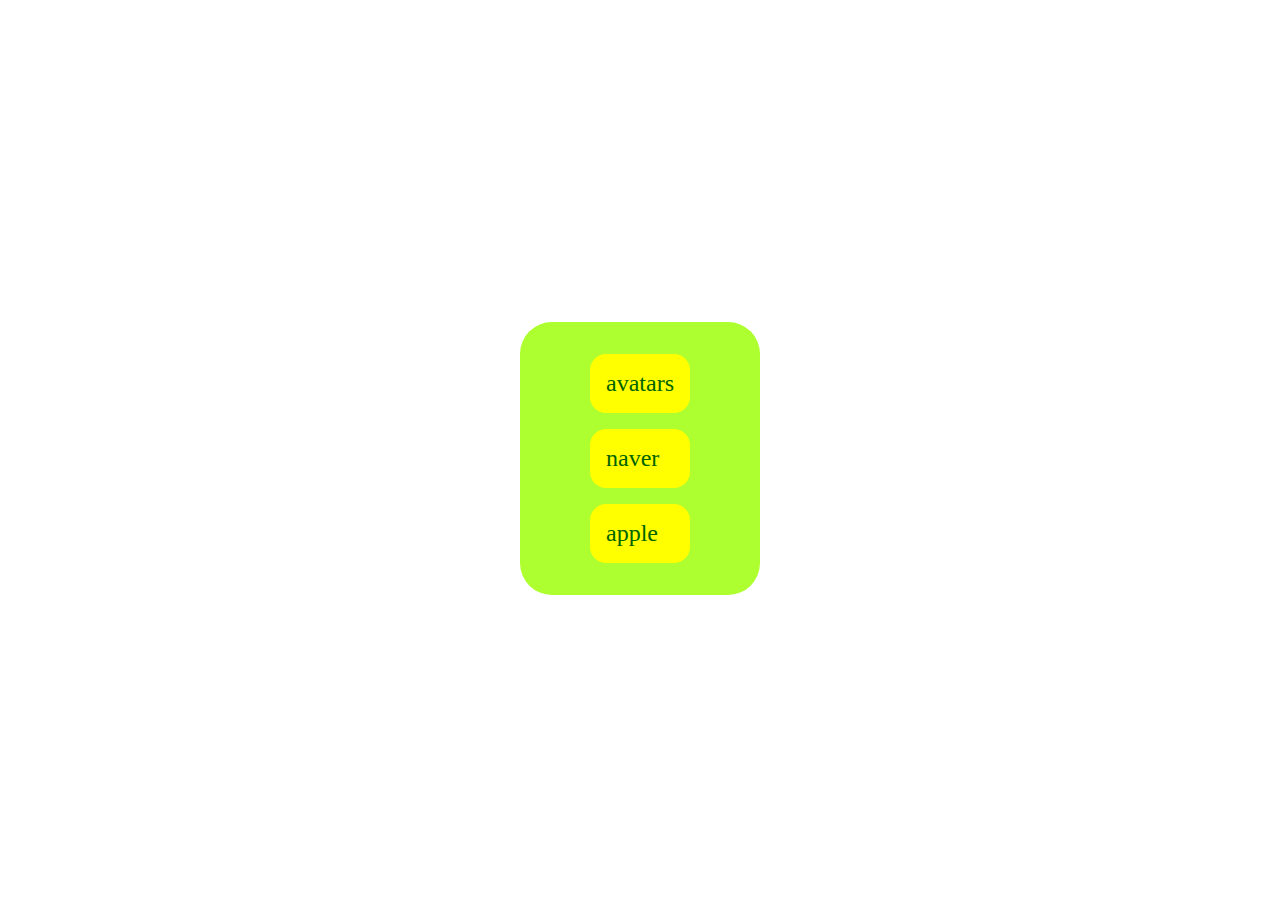
<file: index.html>
<!DOCTYPE html>
<html lang="ko">
  <head>
    <meta charset="UTF-8" />
    <meta name="viewport" content="width=device-width, initial-scale=1.0" />
    <link rel="stylesheet" href="./style.css" />
    <title>멋쟁이 사자처럼 Homework</title>
  </head>
  <body>
    <main class="main-container">
      <ul class="page-list">
        <li class="page-list-item">
          <a href="./avatars/avatars.html">avatars</a>
        </li>
        <li class="page-list-item"><a href="./naver/naver.html">naver</a></li>
        <li class="page-list-item"><a href="./apple/apple.html">apple</a></li>
      </ul>
    </main>
  </body>
</html>
</file>
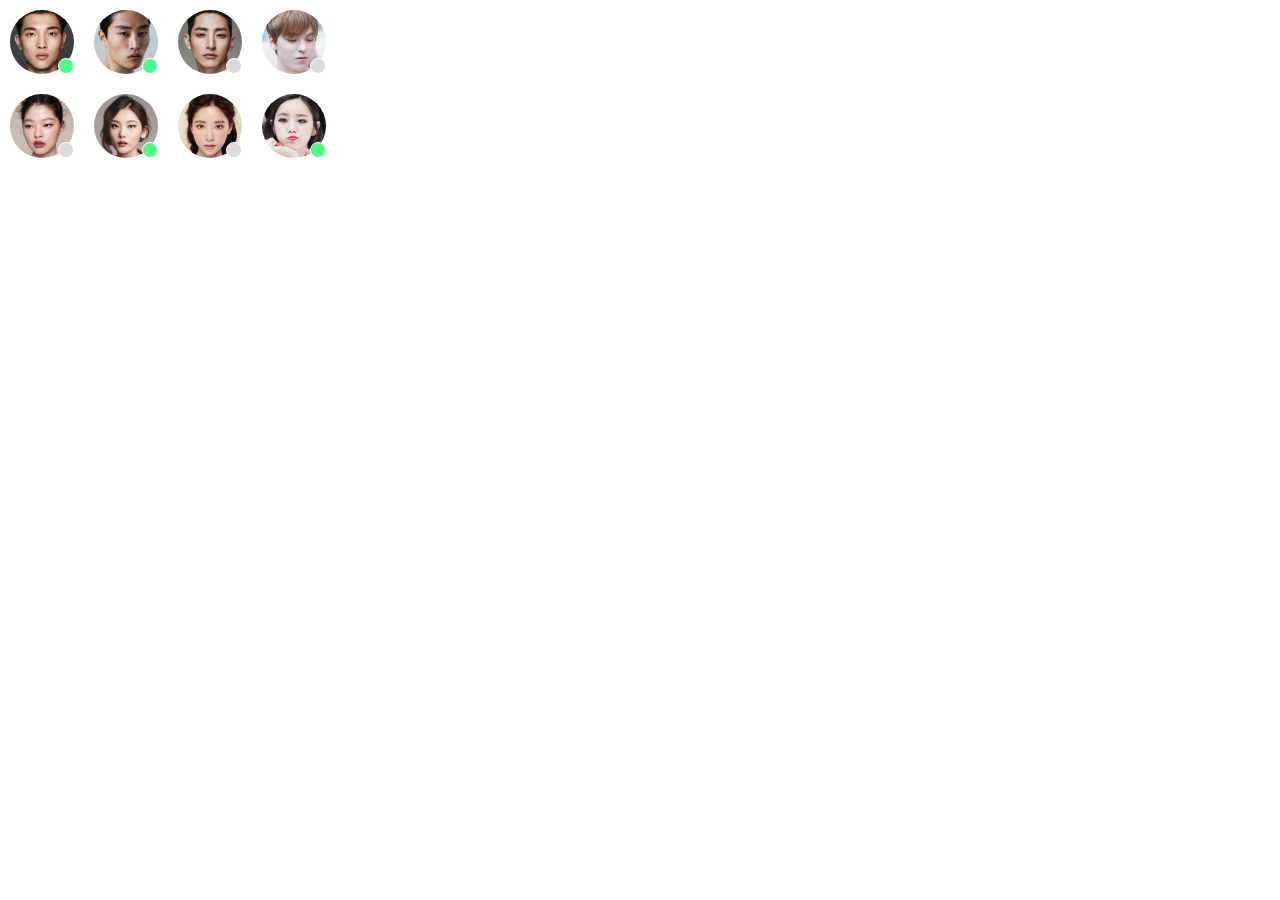
<file: avatars/avatars.html>
<!DOCTYPE html>
<html lang="ko">
  <head>
    <meta charset="UTF-8" />
    <meta name="viewport" content="width=device-width, initial-scale=1.0" />
    <title>Avatars</title>
    <link rel="stylesheet" href="./normalize.css" />
    <link rel="stylesheet" href="./reset.css" />
    <link rel="stylesheet" href="./avatars.css" />
    <script type="module" src="./avatars.js"></script>
  </head>
  <body>
    <section class="main-section">
      <ul class="avatars-list">
        <li class="avatar-item">
          <figure class="avatar-wrapper">
            <img
              src="./../images/faces/face1.jpg"
              alt="아바타1"
              class="avatar-image" />
            <figurecaption
              class="avatar-status status-off"
              aria-label="off"></figurecaption>
          </figure>
        </li>
        <li class="avatar-item">
          <figure class="avatar-wrapper">
            <img
              src="./../images/faces/face2.jpg"
              alt="아바타2"
              class="avatar-image" />
            <figurecaption
              class="avatar-status status-on"
              aria-label="on"></figurecaption>
          </figure>
        </li>
        <li class="avatar-item">
          <figure class="avatar-wrapper">
            <img
              src="./../images/faces/face3.jpg"
              alt="아바타3"
              class="avatar-image" />
            <figurecaption
              class="avatar-status status-off"
              aria-label="off"></figurecaption>
          </figure>
        </li>
        <li class="avatar-item">
          <figure class="avatar-wrapper">
            <img
              src="./../images/faces/face4.jpg"
              alt="아바타4"
              class="avatar-image" />
            <figurecaption
              class="avatar-status status-on"
              aria-label="on"></figurecaption>
          </figure>
        </li>
        <li class="avatar-item">
          <figure class="avatar-wrapper">
            <img
              src="./../images/faces/face5.jpg"
              alt="아바타5"
              class="avatar-image" />
            <figurecaption
              class="avatar-status status-on"
              aria-label="on"></figurecaption>
          </figure>
        </li>
        <li class="avatar-item">
          <figure class="avatar-wrapper">
            <img
              src="./../images/faces/face6.jpg"
              alt="아바타6"
              class="avatar-image" />
            <figurecaption
              class="avatar-status status-on"
              aria-label="on"></figurecaption>
          </figure>
        </li>
        <li class="avatar-item">
          <figure class="avatar-wrapper">
            <img
              src="./../images/faces/face7.jpg"
              alt="아바타7"
              class="avatar-image" />
            <figurecaption
              class="avatar-status status-off"
              aria-label="off"></figurecaption>
          </figure>
        </li>
        <li class="avatar-item">
          <figure class="avatar-wrapper">
            <img
              src="./../images/faces/face8.jpg"
              alt="아바타8"
              class="avatar-image" />
            <figurecaption
              class="avatar-status status-off"
              aria-label="off"></figurecaption>
          </figure>
        </li>
      </ul>
    </section>
  </body>
</html>
</file>
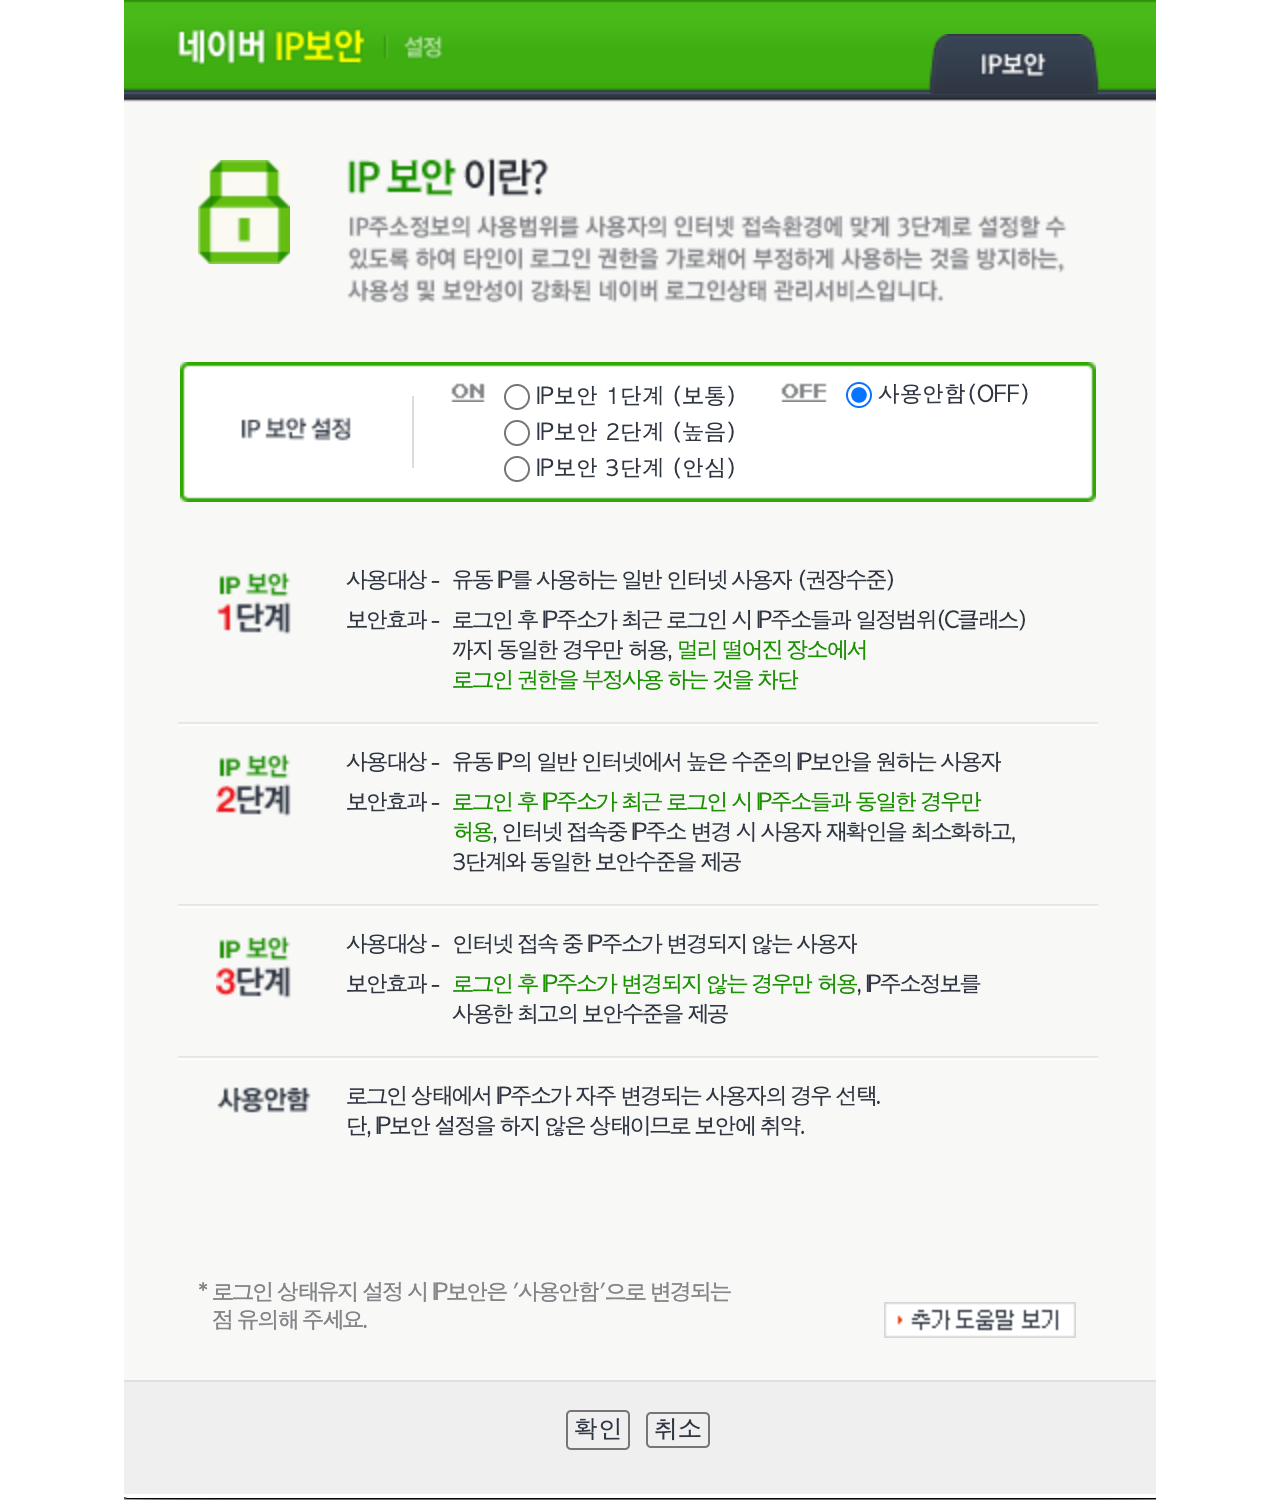
<file: naver/ip_security.html>
<!DOCTYPE html>
<html lang="ko">

  <head>
    <meta charset="UTF-8" />
    <meta name="viewport" content="width=device-width, initial-scale=1.0" />
    <title>네이버 IP 보안 로그인</title>
    <style>
      body {
        margin: 0;
      }

      div {
        display: flex;
        justify-content: center;
      }

      img {
        max-width: 100%;
        height: auto;
        margin: 0 auto;
      }
    </style>
  </head>

  <body>
    <div>
      <img src="ip-security.png" alt="IP 보안 이란?..." />
    </div>
  </body>

</html>
</file>
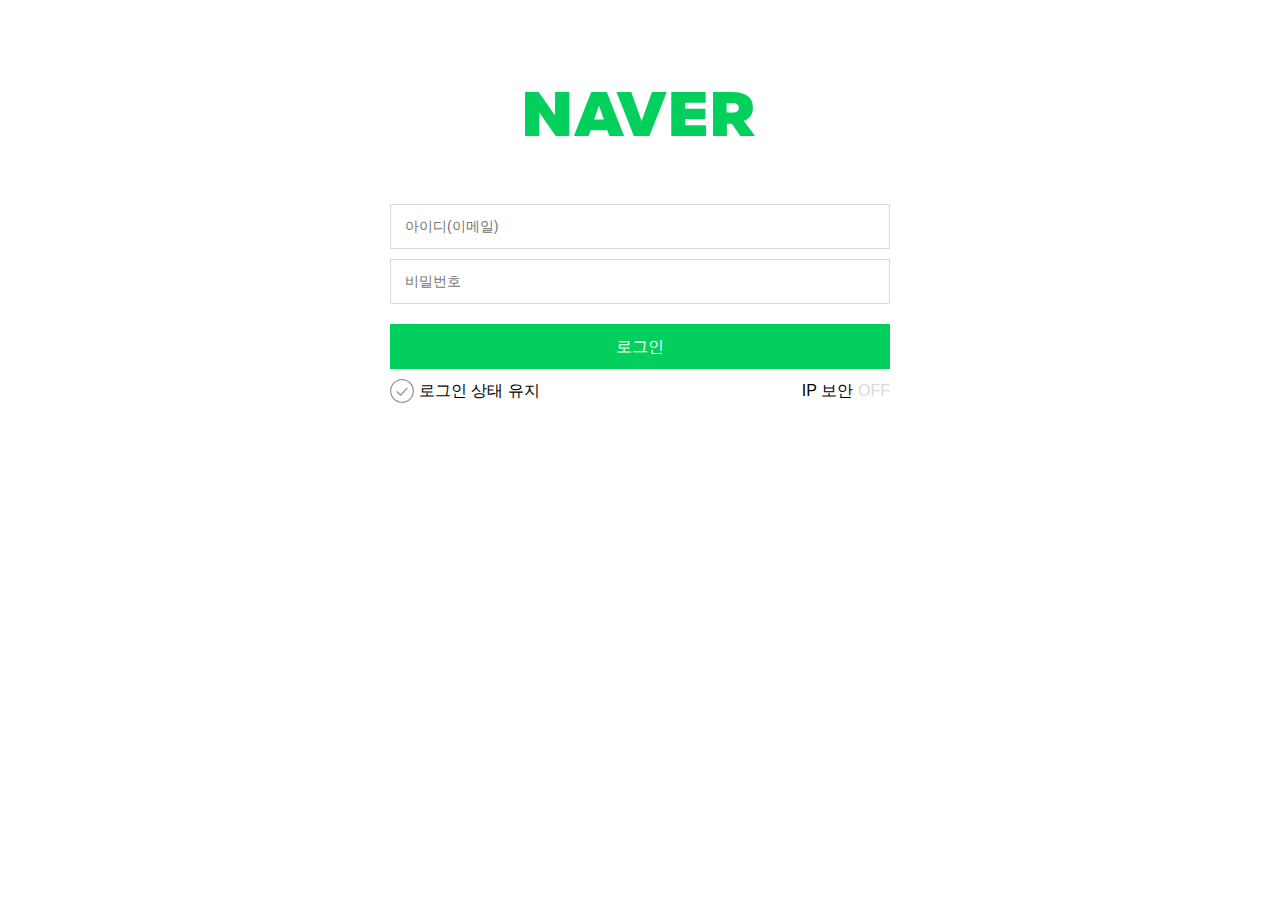
<file: naver/naver.html>
<!DOCTYPE html>
<html lang="ko">
  <head>
    <meta charset="UTF-8" />
    <meta name="viewport" content="width=device-width, initial-scale=1.0" />
    <link rel="stylesheet" href="./naver.css" />
    <title>네이버 로그인</title>
  </head>
  <body>
    <section class="login-section">
      <!-- 네이버 로고 -->
      <h1>
        <a href="/">
          <picture>
            <source srcset="/naver/icons/logo.svg" width="230px" />
            <img src="/naver/icons/logo.png" alt="네이버" width="230px" />
          </picture>
        </a>
      </h1>

      <!-- 로그인 폼 -->
      <form action="/" class="login-form">
        <fieldset>
          <legend class="sr-only">로그인 폼</legend>

          <!-- Email/Pwd 입력-->
          <div class="input-group login-input-group">
            <!-- Email input -->
            <div role="group" class="form-input">
              <label for="userEmail" class="sr-only">아이디</label>
              <input
                type="email"
                id="userEmail"
                required
                placeholder="아이디(이메일)" />
            </div>
            <!-- Pwd input -->
            <div role="group" class="form-input">
              <label for="userPwd" class="sr-only">비밀번호</label>
              <input
                type="password"
                id="userPwd"
                required
                placeholder="비밀번호" />
            </div>
          </div>

          <!-- 로그인 옵션 설정 -->
          <div class="login-option-group">
            <div role="group" class="form-checkbox keep-login-checkbox">
              <input type="checkbox" id="keepLogin" name="keepLogin" />
              <label for="keepLogin">로그인 상태 유지</label>
            </div>
            <div role="group" class="form-checkbox ip-security-checkbox">
              <a
                href="/naver/ip_security.html"
                target="_blank"
                rel="noreferrer noopener"
                >IP 보안</a
              >
              <label for="ipSecurity" class="sr-only">IP 보안</label>
              <input type="checkbox" id="ipSecurity" name="ipSecurity" />
            </div>
          </div>

          <!-- 로그인 버튼 -->
          <button type="submit" class="button login-button">로그인</button>
        </fieldset>
      </form>
    </section>
  </body>
</html>
</file>
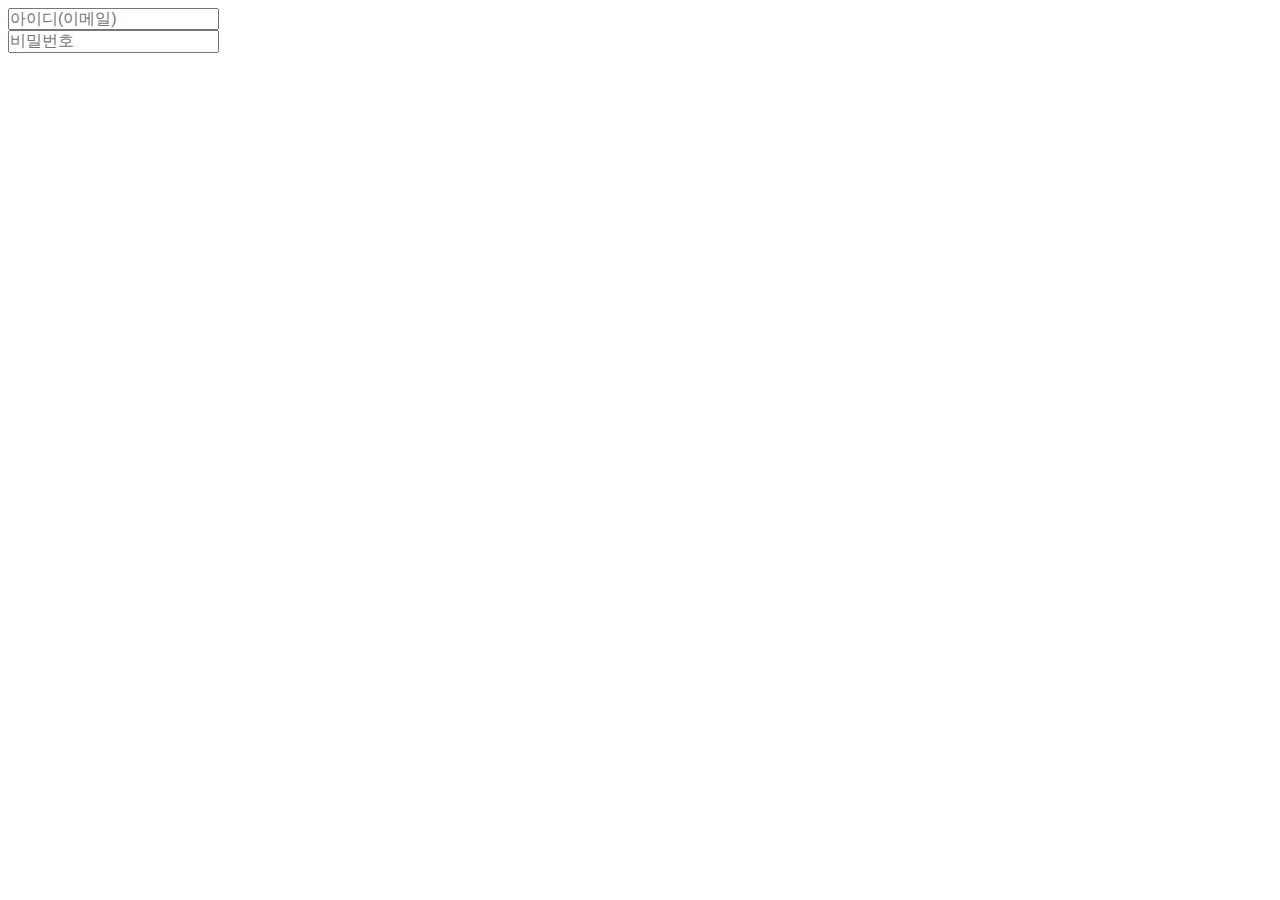
<file: naver/components/InputGroup.html>
<!DOCTYPE html>
<html lang="ko">
  <head>
    <meta charset="UTF-8" />
    <meta name="viewport" content="width=device-width, initial-scale=1.0" />
    <link rel="stylesheet" href="/naver/components/css/logininputgroup.css" />
    <title>Input Group Component</title>
  </head>
  <body>
    <!-- Email/Pwd -->
    <div class="input-group">
      <!-- Email input -->
      <div role="group" class="form-input">
        <label for="userEmail" class="sr-only">아이디</label>
        <input
          type="email"
          id="userEmail"
          required
          placeholder="아이디(이메일)"
        />
      </div>
      <!-- Pwd input -->
      <div role="group" class="form-input">
        <label for="userPwd" class="sr-only">비밀번호</label>
        <input type="password" id="userPwd" required placeholder="비밀번호" />
      </div>
    </div>
  </body>
</html>
</file>
<file: style.css>
body *,
body *::before,
body *::after {
  box-sizing: border-box;
}

ul,
ol {
  list-style: none;
  padding-left: 0;
  padding-inline-start: 0;
  margin: 0;
}

body {
  height: 100vh;
  display: flex;
  justify-content: center;
  align-items: center;
}

.main-container {
  display: flex;
  justify-content: center;
  align-items: center;
  background-color: greenyellow;
  width: 15rem;
  padding: 1rem;
  border-radius: 2rem;
}

.page-list-item {
  font-size: 1.5rem;
  margin: 1rem;
  border-radius: 1rem;
  background-color: yellow;
  padding: 1rem;
  a {
    color: darkgreen;
    text-decoration: none;
  }
  a:hover {
    color: blueviolet;
  }
}
</file>
<file: avatars/avatars.css>
:root {
  --avatar-image-size: 64px;
  --avatar-status-size: 16px;
}

.main-section {
  width: 336px;

  .avatars-list {
    list-style-type: none;
    display: flow-root;
  }
  .avatar-item {
    float: left;
  }
}

.avatar-wrapper {
  margin: 10px;
  width: var(--avatar-image-size);
  height: var(--avatar-image-size);
  position: relative;
}

.avatar-image {
  width: var(--avatar-image-size);
  height: var(--avatar-image-size);
  border-radius: 50%;
}

.avatar-status {
  position: absolute;
  bottom: 0;
  right: 0;
  width: var(--avatar-status-size);
  height: var(--avatar-status-size);
  border-radius: 50%;
  border: 1px solid white;
}
.status-on {
  background-color: #4cfe88;
}
.status-off {
  background-color: #dbdbdb;
}

.status-span {
  visibility: hidden;
}

@supports (display: flex) {
  .main-section {
    .avatars-list {
      display: flex;
      flex-flow: row wrap-reverse;
      justify-content: space-between;
    }
    .avatar-item {
      float: none;
    }
  }
}
</file>
<file: naver/naver.css>
@import url(./base.css);

/* 포커스 아웃라인 스타일 */
*:focus {
  outline: 0.125rem solid #24388d;
}

/* 로그인 섹션 */
.login-section {
  display: flex;
  flex-flow: column nowrap;
  align-items: center;
  justify-content: center;
  padding: 1.25rem;

  h1 {
    margin: 4rem 0;
  }
}

/* 로그인 폼 */
.login-form {
  width: 100%;
  inline-size: 100%;

  fieldset {
    display: flex;
    flex-flow: column nowrap;
  }
}

/* 버튼 컴포넌트 */
.button {
  --button-height: 2.8125rem;

  font-size: 1rem;
  height: var(--button-height);
  block-size: var(--button-height);
  line-height: var(--button-height);
  border: none;
  cursor: pointer;
}
/* 버튼 레이아웃 스타일 */
.login-button {
  color: #fff;
  background: #03cf5d;
  margin-top: 1.25rem;
}

/* ID/PWD input 컴포넌트 */
.input-group {
  --input-gap: 0.625rem;

  display: flex;
  flex-flow: column nowrap;
  gap: var(--input-gap);

  .form-input {
    --font-size: 0.875rem;
    --input-height: 2.8125rem;

    display: flex;
    flex-flow: row wrap;

    input {
      flex-grow: 1;
      font-size: var(--font-size);
      height: var(--input-height);
      block-size: var(--input-height);
      line-height: var(--input-height);
      padding: 0 0.875rem;

      border: 1px solid var(--border-color);
      background: var(--bg-color);
    }
  }
}
/* ID/PWD input 레이아웃 스타일 */
.login-input-group {
  .form-input {
    input {
      border: 1px solid #dadada;
      background: #fff;
    }
    input:focus {
      border-color: #03cf5d;
      background: #e9f0fd;
      outline: none;
    }
  }
}

/* 로그인 버튼 아래 옵션 그룹 */
.login-option-group {
  order: 1;
  margin-top: 0.625rem;
  display: flex;
  flex-flow: row nowrap;
  justify-content: flex-end;
}

/* 체크박스 컴포넌트 */
.form-checkbox {
  --label-height: 1.5rem;

  position: relative;
  display: flex;
  flex-flow: row nowrap;
  align-items: center;

  input {
    appearance: none;
  }
  input:hover {
    cursor: pointer;
  }

  label {
    display: block;
    height: var(--label-height);
    block-size: var(--label-height);
    line-height: var(--label-height);
    cursor: pointer;
  }

  input:focus {
    outline: none;
  }
  input:focus-visible {
    outline: 2px solid #24388d;
  }
}

/* 로그인 상태 유지 체크박스 */
.keep-login-checkbox {
  --checkbox-size: 1.5rem;

  input {
    position: absolute;
    width: var(--checkbox-size);
    inline-size: var(--checkbox-size);
    height: var(--checkbox-size);
    block-size: var(--checkbox-size);
  }

  label {
    background: url(/naver/icons/unchecked.svg) no-repeat 0 0 / contain;
    padding-left: calc(var(--checkbox-size) + 0.3125rem);
  }
  input:checked + label {
    background: url(/naver/icons/checked.svg) no-repeat 0 0 / contain;
  }
}

/* IP보안 체크박스 */
.ip-security-checkbox {
  input::after {
    padding-left: 0.3125rem;
    height: 1.5rem;
    block-size: 1.5rem;
    content: "OFF";
    font-size: 1rem;
    color: #dadada;
  }
  input:checked {
    &::after {
      content: "ON";
      color: #03cf5d;
    }
  }
}

/* 모바일 */
@media (max-width: 768px) {
  .ip-security-checkbox {
    display: none;
  }
}

/* 데스크탑 */
@media (min-width: 768px) {
  .login-form {
    width: 500px;
    inline-size: 500px;
  }

  .login-option-group {
    justify-content: space-between;
  }
}
</file>
<file: naver/components/css/logininputgroup.css>
@import url(/naver/base.css);

/* ID/PWD input 컴포넌트 */
.login-input-group {
  --input-gap: 0.625rem;

  display: flex;
  flex-flow: column nowrap;
  gap: var(--input-gap);

  .form-input {
    --font-size: 0.875rem;
    --input-height: 2.8125rem;

    display: flex;
    flex-flow: row wrap;

    input {
      flex-grow: 1;
      font-size: var(--font-size);
      height: var(--input-height);
      block-size: var(--input-height);
      line-height: var(--input-height);
      padding: 0 0.875rem;

      border: 1px solid var(--border-color);
      background: var(--bg-color);
    }
  }
}
</file>
